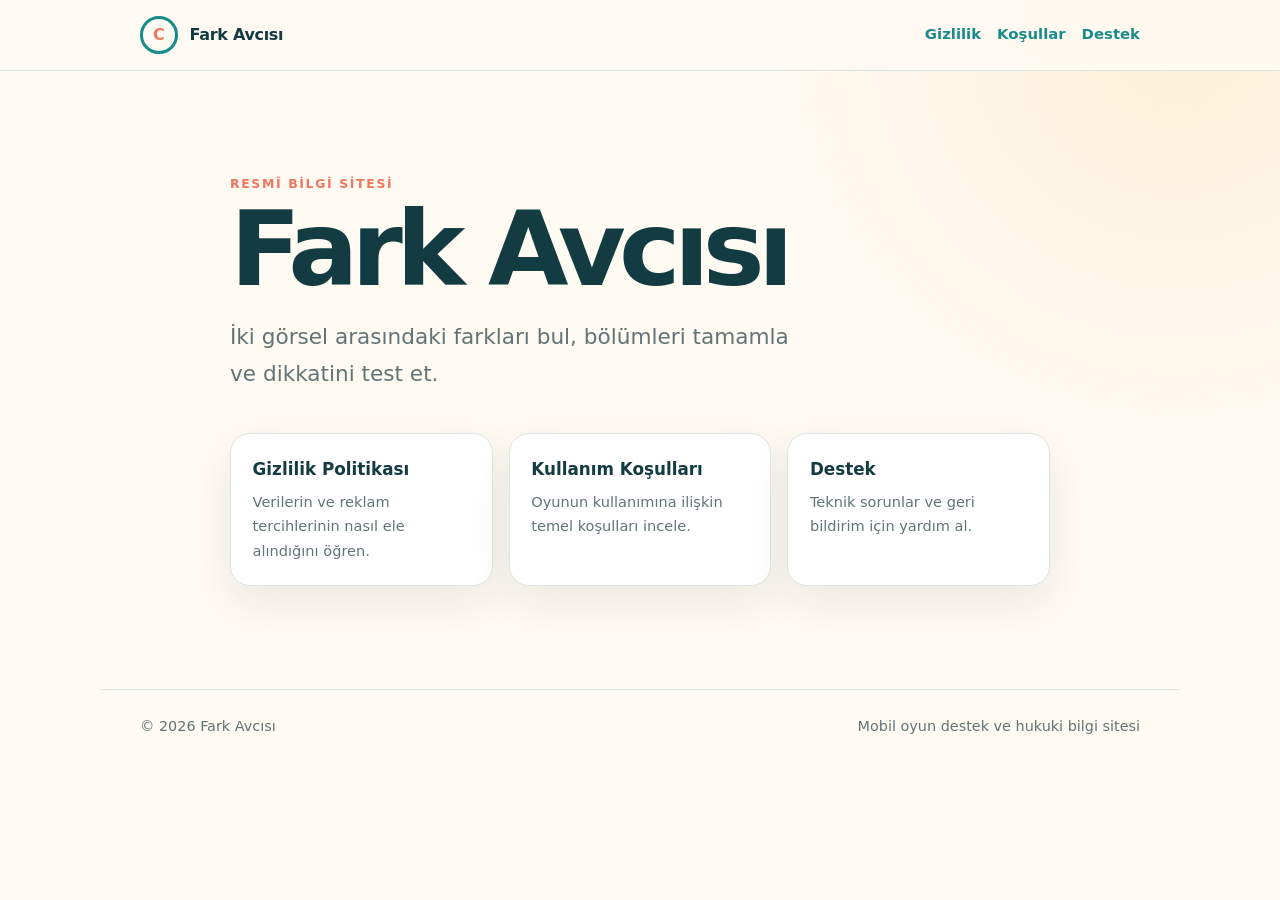
<file: index.html>
<!doctype html><html lang="tr"><head><meta charset="utf-8"><meta name="viewport" content="width=device-width,initial-scale=1"><title>Fark Avcısı</title><meta name="description" content="Fark Avcısı mobil oyununun resmi destek ve hukuki bilgi sitesi."><link rel="icon" type="image/svg+xml" href="data:image/svg+xml,%3Csvg xmlns=%22http://www.w3.org/2000/svg%22 viewBox=%220 0 64 64%22%3E%3Ccircle cx=%2227%22 cy=%2227%22 r=%2218%22 fill=%22%23fffaf2%22 stroke=%22%23188c8d%22 stroke-width=%227%22/%3E%3Cpath d=%22M40 40 57 57%22 stroke=%22%23ef765f%22 stroke-width=%228%22 stroke-linecap=%22round%22/%3E%3C/svg%3E"><link rel="stylesheet" href="./styles.css"></head><body><a class="skip" href="#icerik">İçeriğe geç</a><header class="site-header"><nav class="nav" aria-label="Ana navigasyon"><a class="brand" href="./"><span class="mark" aria-hidden="true">C</span>Fark Avcısı</a><div class="links"><a href="./privacy/">Gizlilik</a><a href="./terms/">Koşullar</a><a href="./support/">Destek</a></div></nav></header><main id="icerik" class="hero"><span class="eyebrow">Resmî bilgi sitesi</span><h1>Fark Avcısı</h1><p>İki görsel arasındaki farkları bul, bölümleri tamamla ve dikkatini test et.</p><div class="card-grid"><a class="card" href="./privacy/"><strong>Gizlilik Politikası</strong><span>Verilerin ve reklam tercihlerinin nasıl ele alındığını öğren.</span></a><a class="card" href="./terms/"><strong>Kullanım Koşulları</strong><span>Oyunun kullanımına ilişkin temel koşulları incele.</span></a><a class="card" href="./support/"><strong>Destek</strong><span>Teknik sorunlar ve geri bildirim için yardım al.</span></a></div></main><footer class="footer"><span>© 2026 Fark Avcısı</span><span>Mobil oyun destek ve hukuki bilgi sitesi</span></footer></body></html>
</file>
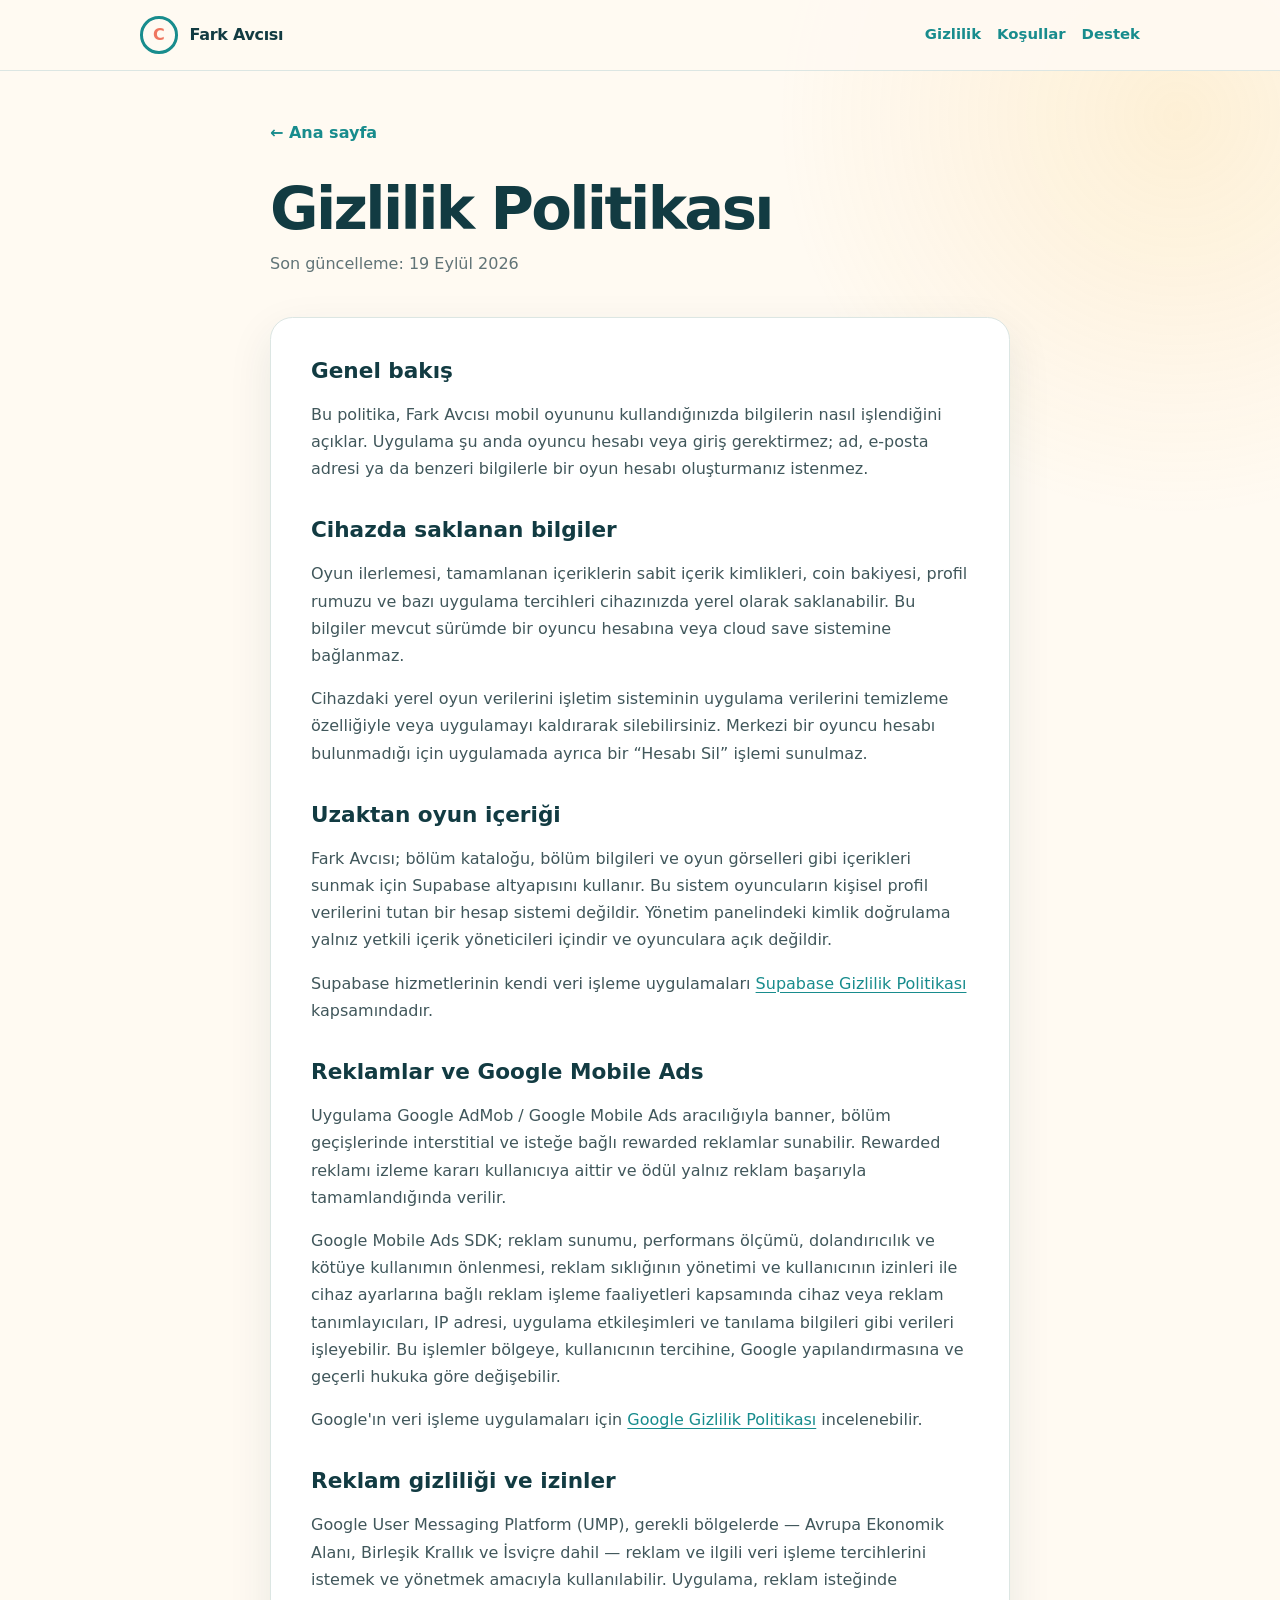
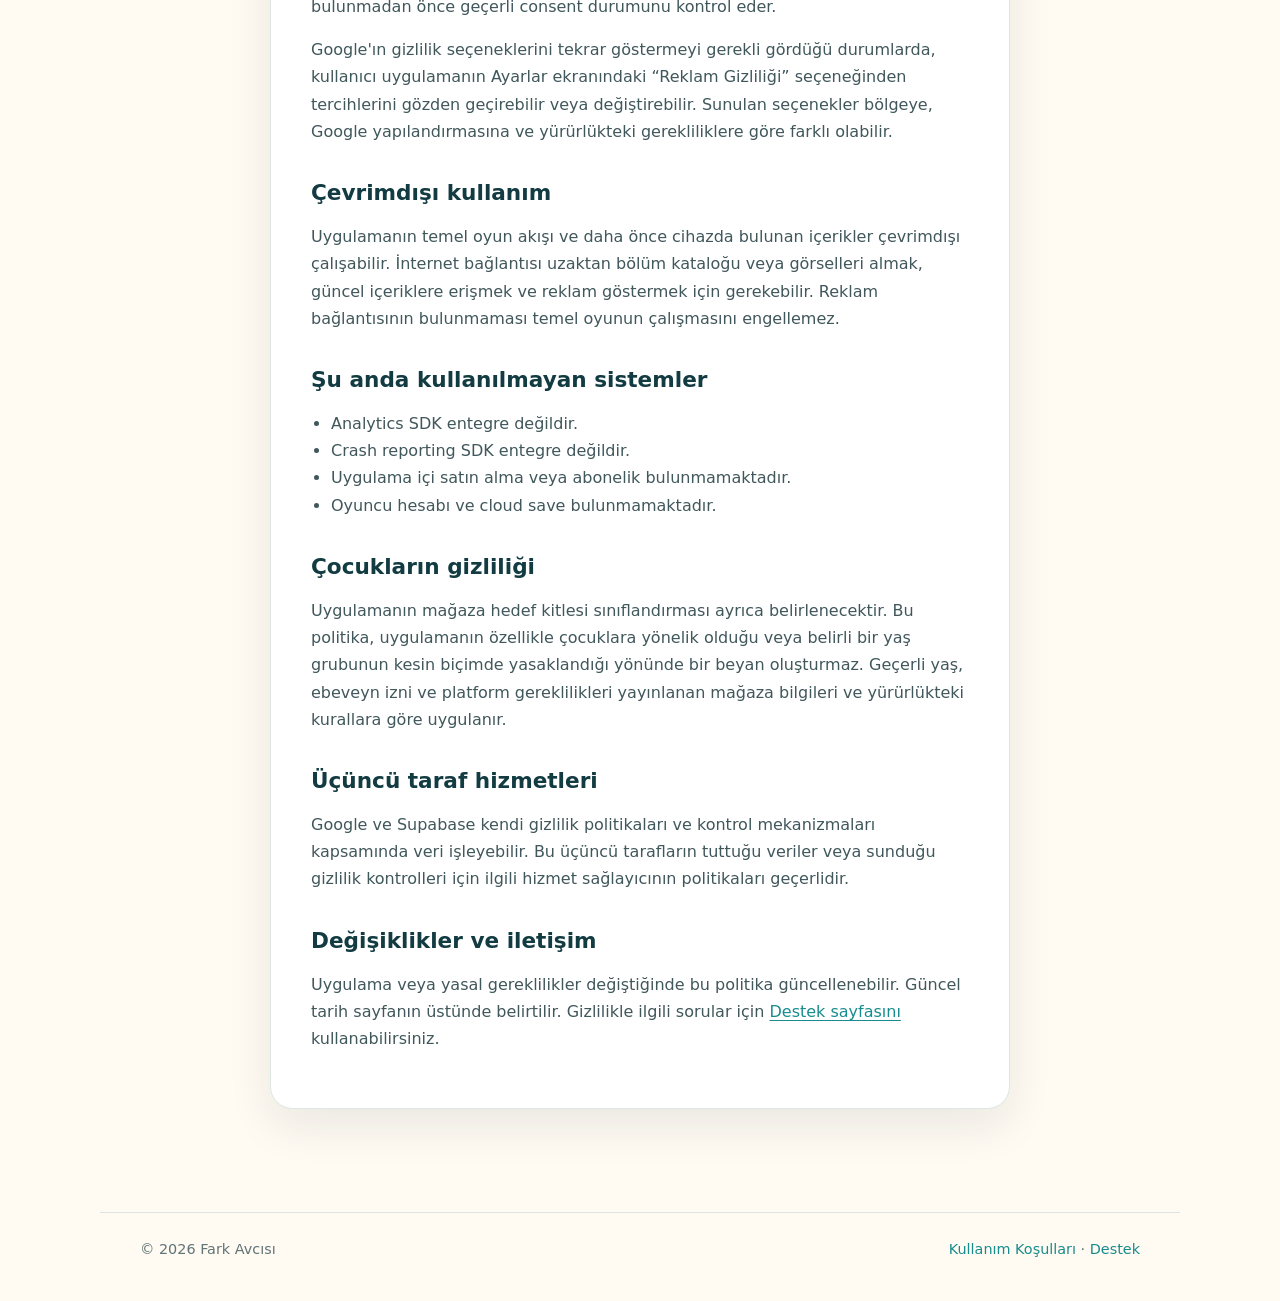
<file: privacy/index.html>
<!doctype html><html lang="tr"><head><meta charset="utf-8"><meta name="viewport" content="width=device-width,initial-scale=1"><title>Gizlilik Politikası · Fark Avcısı</title><meta name="description" content="Fark Avcısı Gizlilik Politikası"><link rel="icon" type="image/svg+xml" href="data:image/svg+xml,%3Csvg xmlns=%22http://www.w3.org/2000/svg%22 viewBox=%220 0 64 64%22%3E%3Ccircle cx=%2227%22 cy=%2227%22 r=%2218%22 fill=%22%23fffaf2%22 stroke=%22%23188c8d%22 stroke-width=%227%22/%3E%3Cpath d=%22M40 40 57 57%22 stroke=%22%23ef765f%22 stroke-width=%228%22 stroke-linecap=%22round%22/%3E%3C/svg%3E"><link rel="stylesheet" href="../styles.css"></head><body><a class="skip" href="#icerik">İçeriğe geç</a><header class="site-header"><nav class="nav" aria-label="Ana navigasyon"><a class="brand" href="../"><span class="mark" aria-hidden="true">C</span>Fark Avcısı</a><div class="links"><a aria-current="page" href="./">Gizlilik</a><a href="../terms/">Koşullar</a><a href="../support/">Destek</a></div></nav></header><main id="icerik" class="content"><a class="back" href="../">← Ana sayfa</a><h1>Gizlilik Politikası</h1><p class="updated">Son güncelleme: 19 Eylül 2026</p><article class="legal"><h2>Genel bakış</h2><p>Bu politika, Fark Avcısı mobil oyununu kullandığınızda bilgilerin nasıl işlendiğini açıklar. Uygulama şu anda oyuncu hesabı veya giriş gerektirmez; ad, e-posta adresi ya da benzeri bilgilerle bir oyun hesabı oluşturmanız istenmez.</p><h2>Cihazda saklanan bilgiler</h2><p>Oyun ilerlemesi, tamamlanan içeriklerin sabit içerik kimlikleri, coin bakiyesi, profil rumuzu ve bazı uygulama tercihleri cihazınızda yerel olarak saklanabilir. Bu bilgiler mevcut sürümde bir oyuncu hesabına veya cloud save sistemine bağlanmaz.</p><p>Cihazdaki yerel oyun verilerini işletim sisteminin uygulama verilerini temizleme özelliğiyle veya uygulamayı kaldırarak silebilirsiniz. Merkezi bir oyuncu hesabı bulunmadığı için uygulamada ayrıca bir “Hesabı Sil” işlemi sunulmaz.</p><h2>Uzaktan oyun içeriği</h2><p>Fark Avcısı; bölüm kataloğu, bölüm bilgileri ve oyun görselleri gibi içerikleri sunmak için Supabase altyapısını kullanır. Bu sistem oyuncuların kişisel profil verilerini tutan bir hesap sistemi değildir. Yönetim panelindeki kimlik doğrulama yalnız yetkili içerik yöneticileri içindir ve oyunculara açık değildir.</p><p>Supabase hizmetlerinin kendi veri işleme uygulamaları <a href="https://supabase.com/privacy" rel="noopener noreferrer">Supabase Gizlilik Politikası</a> kapsamındadır.</p><h2>Reklamlar ve Google Mobile Ads</h2><p>Uygulama Google AdMob / Google Mobile Ads aracılığıyla banner, bölüm geçişlerinde interstitial ve isteğe bağlı rewarded reklamlar sunabilir. Rewarded reklamı izleme kararı kullanıcıya aittir ve ödül yalnız reklam başarıyla tamamlandığında verilir.</p><p>Google Mobile Ads SDK; reklam sunumu, performans ölçümü, dolandırıcılık ve kötüye kullanımın önlenmesi, reklam sıklığının yönetimi ve kullanıcının izinleri ile cihaz ayarlarına bağlı reklam işleme faaliyetleri kapsamında cihaz veya reklam tanımlayıcıları, IP adresi, uygulama etkileşimleri ve tanılama bilgileri gibi verileri işleyebilir. Bu işlemler bölgeye, kullanıcının tercihine, Google yapılandırmasına ve geçerli hukuka göre değişebilir.</p><p>Google'ın veri işleme uygulamaları için <a href="https://policies.google.com/privacy" rel="noopener noreferrer">Google Gizlilik Politikası</a> incelenebilir.</p><h2>Reklam gizliliği ve izinler</h2><p>Google User Messaging Platform (UMP), gerekli bölgelerde — Avrupa Ekonomik Alanı, Birleşik Krallık ve İsviçre dahil — reklam ve ilgili veri işleme tercihlerini istemek ve yönetmek amacıyla kullanılabilir. Uygulama, reklam isteğinde bulunmadan önce geçerli consent durumunu kontrol eder.</p><p>Google'ın gizlilik seçeneklerini tekrar göstermeyi gerekli gördüğü durumlarda, kullanıcı uygulamanın Ayarlar ekranındaki “Reklam Gizliliği” seçeneğinden tercihlerini gözden geçirebilir veya değiştirebilir. Sunulan seçenekler bölgeye, Google yapılandırmasına ve yürürlükteki gerekliliklere göre farklı olabilir.</p><h2>Çevrimdışı kullanım</h2><p>Uygulamanın temel oyun akışı ve daha önce cihazda bulunan içerikler çevrimdışı çalışabilir. İnternet bağlantısı uzaktan bölüm kataloğu veya görselleri almak, güncel içeriklere erişmek ve reklam göstermek için gerekebilir. Reklam bağlantısının bulunmaması temel oyunun çalışmasını engellemez.</p><h2>Şu anda kullanılmayan sistemler</h2><ul><li>Analytics SDK entegre değildir.</li><li>Crash reporting SDK entegre değildir.</li><li>Uygulama içi satın alma veya abonelik bulunmamaktadır.</li><li>Oyuncu hesabı ve cloud save bulunmamaktadır.</li></ul><h2>Çocukların gizliliği</h2><p>Uygulamanın mağaza hedef kitlesi sınıflandırması ayrıca belirlenecektir. Bu politika, uygulamanın özellikle çocuklara yönelik olduğu veya belirli bir yaş grubunun kesin biçimde yasaklandığı yönünde bir beyan oluşturmaz. Geçerli yaş, ebeveyn izni ve platform gereklilikleri yayınlanan mağaza bilgileri ve yürürlükteki kurallara göre uygulanır.</p><h2>Üçüncü taraf hizmetleri</h2><p>Google ve Supabase kendi gizlilik politikaları ve kontrol mekanizmaları kapsamında veri işleyebilir. Bu üçüncü tarafların tuttuğu veriler veya sunduğu gizlilik kontrolleri için ilgili hizmet sağlayıcının politikaları geçerlidir.</p><h2>Değişiklikler ve iletişim</h2><p>Uygulama veya yasal gereklilikler değiştiğinde bu politika güncellenebilir. Güncel tarih sayfanın üstünde belirtilir. Gizlilikle ilgili sorular için <a href="../support/">Destek sayfasını</a> kullanabilirsiniz.</p></article></main><footer class="footer"><span>© 2026 Fark Avcısı</span><span><a href="../terms/">Kullanım Koşulları</a> · <a href="../support/">Destek</a></span></footer></body></html>
</file>
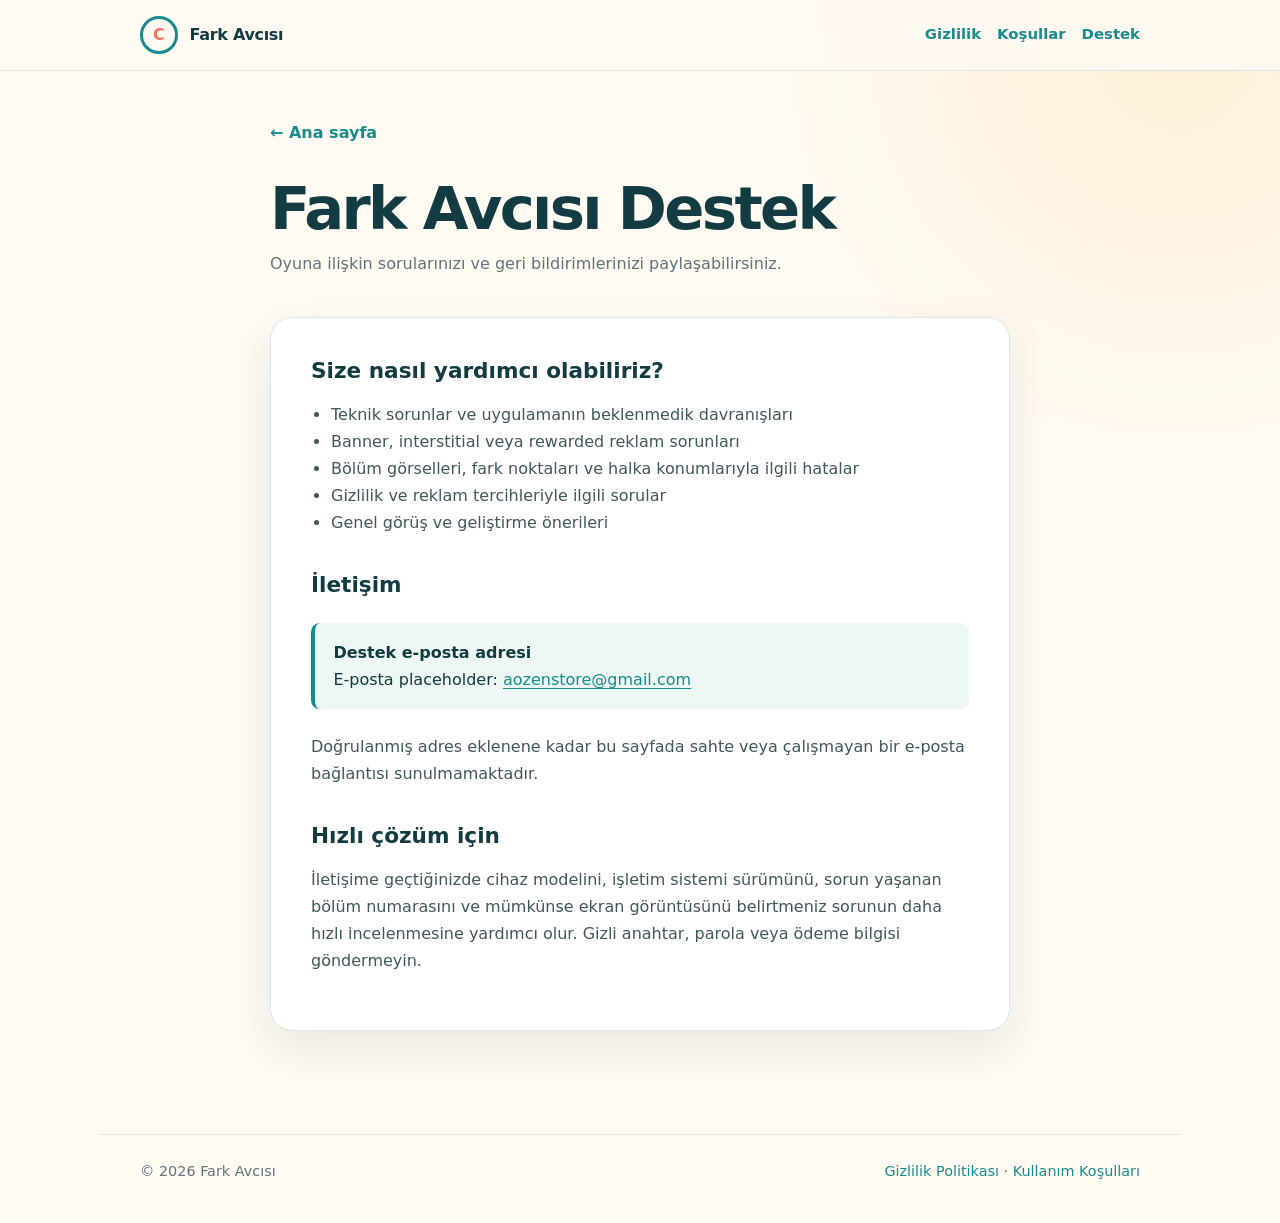
<file: support/index.html>
<!doctype html><html lang="tr"><head><meta charset="utf-8"><meta name="viewport" content="width=device-width,initial-scale=1"><title>Destek · Fark Avcısı</title><meta name="description" content="Fark Avcısı destek ve iletişim bilgileri"><link rel="icon" type="image/svg+xml" href="data:image/svg+xml,%3Csvg xmlns=%22http://www.w3.org/2000/svg%22 viewBox=%220 0 64 64%22%3E%3Ccircle cx=%2227%22 cy=%2227%22 r=%2218%22 fill=%22%23fffaf2%22 stroke=%22%23188c8d%22 stroke-width=%227%22/%3E%3Cpath d=%22M40 40 57 57%22 stroke=%22%23ef765f%22 stroke-width=%228%22 stroke-linecap=%22round%22/%3E%3C/svg%3E"><link rel="stylesheet" href="../styles.css"></head><body><a class="skip" href="#icerik">İçeriğe geç</a><header class="site-header"><nav class="nav" aria-label="Ana navigasyon"><a class="brand" href="../"><span class="mark" aria-hidden="true">C</span>Fark Avcısı</a><div class="links"><a href="../privacy/">Gizlilik</a><a href="../terms/">Koşullar</a><a aria-current="page" href="./">Destek</a></div></nav></header><main id="icerik" class="content"><a class="back" href="../">← Ana sayfa</a><h1>Fark Avcısı Destek</h1><p class="updated">Oyuna ilişkin sorularınızı ve geri bildirimlerinizi paylaşabilirsiniz.</p><article class="legal"><h2>Size nasıl yardımcı olabiliriz?</h2><ul><li>Teknik sorunlar ve uygulamanın beklenmedik davranışları</li><li>Banner, interstitial veya rewarded reklam sorunları</li><li>Bölüm görselleri, fark noktaları ve halka konumlarıyla ilgili hatalar</li><li>Gizlilik ve reklam tercihleriyle ilgili sorular</li><li>Genel görüş ve geliştirme önerileri</li></ul><h2>İletişim</h2><div class="notice"><strong>Destek e-posta adresi</strong><br>E-posta placeholder: <a href="mailto:aozenstore@gmail.com">aozenstore@gmail.com</a></div><p>Doğrulanmış adres eklenene kadar bu sayfada sahte veya çalışmayan bir e-posta bağlantısı sunulmamaktadır.</p><h2>Hızlı çözüm için</h2><p>İletişime geçtiğinizde cihaz modelini, işletim sistemi sürümünü, sorun yaşanan bölüm numarasını ve mümkünse ekran görüntüsünü belirtmeniz sorunun daha hızlı incelenmesine yardımcı olur. Gizli anahtar, parola veya ödeme bilgisi göndermeyin.</p></article></main><footer class="footer"><span>© 2026 Fark Avcısı</span><span><a href="../privacy/">Gizlilik Politikası</a> · <a href="../terms/">Kullanım Koşulları</a></span></footer></body></html>
</file>
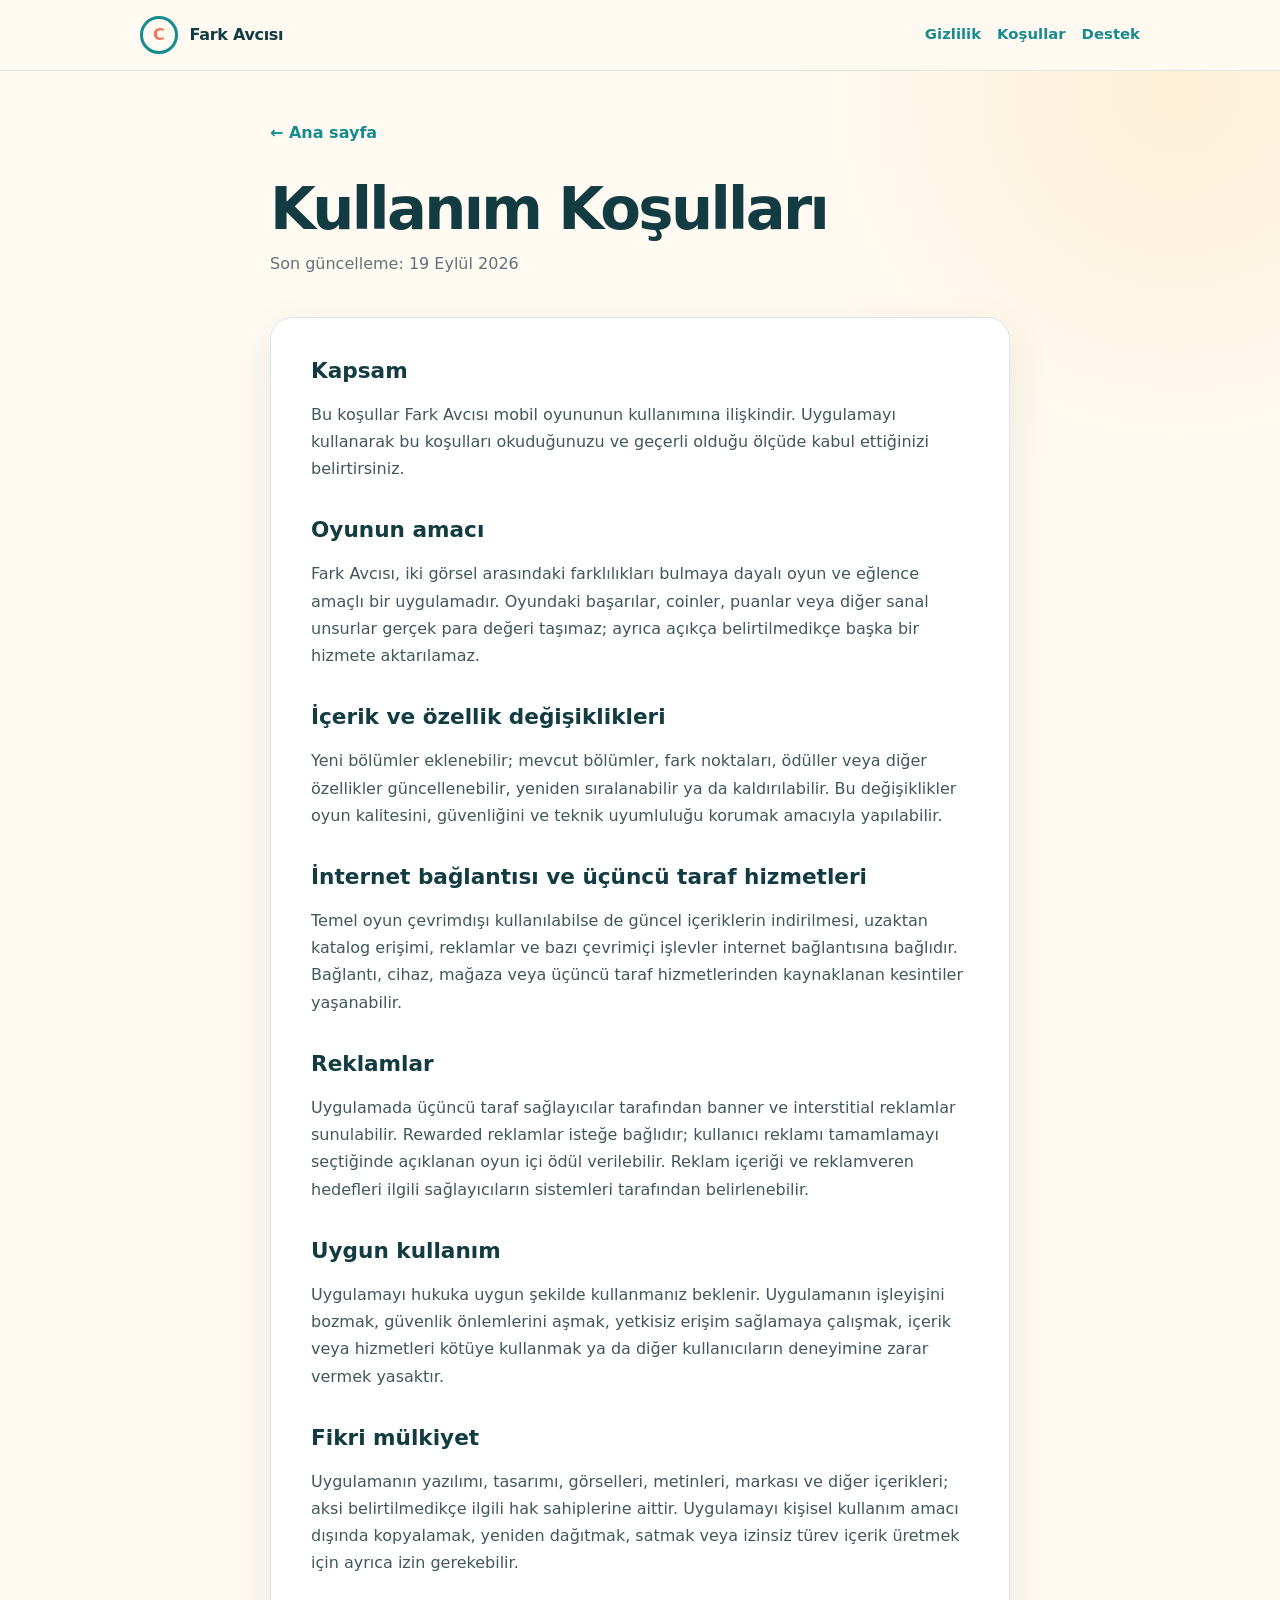
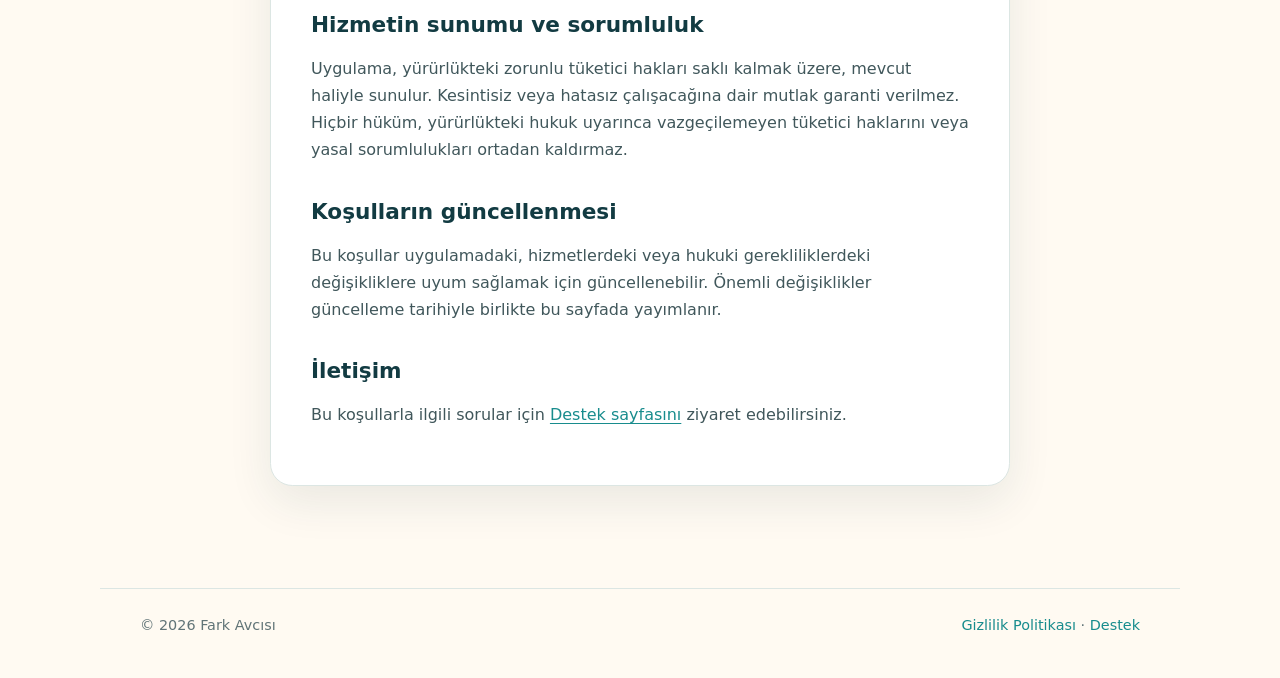
<file: terms/index.html>
<!doctype html><html lang="tr"><head><meta charset="utf-8"><meta name="viewport" content="width=device-width,initial-scale=1"><title>Kullanım Koşulları · Fark Avcısı</title><meta name="description" content="Fark Avcısı Kullanım Koşulları"><link rel="icon" type="image/svg+xml" href="data:image/svg+xml,%3Csvg xmlns=%22http://www.w3.org/2000/svg%22 viewBox=%220 0 64 64%22%3E%3Ccircle cx=%2227%22 cy=%2227%22 r=%2218%22 fill=%22%23fffaf2%22 stroke=%22%23188c8d%22 stroke-width=%227%22/%3E%3Cpath d=%22M40 40 57 57%22 stroke=%22%23ef765f%22 stroke-width=%228%22 stroke-linecap=%22round%22/%3E%3C/svg%3E"><link rel="stylesheet" href="../styles.css"></head><body><a class="skip" href="#icerik">İçeriğe geç</a><header class="site-header"><nav class="nav" aria-label="Ana navigasyon"><a class="brand" href="../"><span class="mark" aria-hidden="true">C</span>Fark Avcısı</a><div class="links"><a href="../privacy/">Gizlilik</a><a aria-current="page" href="./">Koşullar</a><a href="../support/">Destek</a></div></nav></header><main id="icerik" class="content"><a class="back" href="../">← Ana sayfa</a><h1>Kullanım Koşulları</h1><p class="updated">Son güncelleme: 19 Eylül 2026</p><article class="legal"><h2>Kapsam</h2><p>Bu koşullar Fark Avcısı mobil oyununun kullanımına ilişkindir. Uygulamayı kullanarak bu koşulları okuduğunuzu ve geçerli olduğu ölçüde kabul ettiğinizi belirtirsiniz.</p><h2>Oyunun amacı</h2><p>Fark Avcısı, iki görsel arasındaki farklılıkları bulmaya dayalı oyun ve eğlence amaçlı bir uygulamadır. Oyundaki başarılar, coinler, puanlar veya diğer sanal unsurlar gerçek para değeri taşımaz; ayrıca açıkça belirtilmedikçe başka bir hizmete aktarılamaz.</p><h2>İçerik ve özellik değişiklikleri</h2><p>Yeni bölümler eklenebilir; mevcut bölümler, fark noktaları, ödüller veya diğer özellikler güncellenebilir, yeniden sıralanabilir ya da kaldırılabilir. Bu değişiklikler oyun kalitesini, güvenliğini ve teknik uyumluluğu korumak amacıyla yapılabilir.</p><h2>İnternet bağlantısı ve üçüncü taraf hizmetleri</h2><p>Temel oyun çevrimdışı kullanılabilse de güncel içeriklerin indirilmesi, uzaktan katalog erişimi, reklamlar ve bazı çevrimiçi işlevler internet bağlantısına bağlıdır. Bağlantı, cihaz, mağaza veya üçüncü taraf hizmetlerinden kaynaklanan kesintiler yaşanabilir.</p><h2>Reklamlar</h2><p>Uygulamada üçüncü taraf sağlayıcılar tarafından banner ve interstitial reklamlar sunulabilir. Rewarded reklamlar isteğe bağlıdır; kullanıcı reklamı tamamlamayı seçtiğinde açıklanan oyun içi ödül verilebilir. Reklam içeriği ve reklamveren hedefleri ilgili sağlayıcıların sistemleri tarafından belirlenebilir.</p><h2>Uygun kullanım</h2><p>Uygulamayı hukuka uygun şekilde kullanmanız beklenir. Uygulamanın işleyişini bozmak, güvenlik önlemlerini aşmak, yetkisiz erişim sağlamaya çalışmak, içerik veya hizmetleri kötüye kullanmak ya da diğer kullanıcıların deneyimine zarar vermek yasaktır.</p><h2>Fikri mülkiyet</h2><p>Uygulamanın yazılımı, tasarımı, görselleri, metinleri, markası ve diğer içerikleri; aksi belirtilmedikçe ilgili hak sahiplerine aittir. Uygulamayı kişisel kullanım amacı dışında kopyalamak, yeniden dağıtmak, satmak veya izinsiz türev içerik üretmek için ayrıca izin gerekebilir.</p><h2>Hizmetin sunumu ve sorumluluk</h2><p>Uygulama, yürürlükteki zorunlu tüketici hakları saklı kalmak üzere, mevcut haliyle sunulur. Kesintisiz veya hatasız çalışacağına dair mutlak garanti verilmez. Hiçbir hüküm, yürürlükteki hukuk uyarınca vazgeçilemeyen tüketici haklarını veya yasal sorumlulukları ortadan kaldırmaz.</p><h2>Koşulların güncellenmesi</h2><p>Bu koşullar uygulamadaki, hizmetlerdeki veya hukuki gerekliliklerdeki değişikliklere uyum sağlamak için güncellenebilir. Önemli değişiklikler güncelleme tarihiyle birlikte bu sayfada yayımlanır.</p><h2>İletişim</h2><p>Bu koşullarla ilgili sorular için <a href="../support/">Destek sayfasını</a> ziyaret edebilirsiniz.</p></article></main><footer class="footer"><span>© 2026 Fark Avcısı</span><span><a href="../privacy/">Gizlilik Politikası</a> · <a href="../support/">Destek</a></span></footer></body></html>
</file>
<file: styles.css>
:root{--ink:#123b42;--muted:#617477;--paper:#fffaf2;--card:#fff;--line:#dce6e3;--accent:#ef765f;--teal:#188c8d;--gold:#f5b942;--shadow:0 16px 45px rgba(18,59,66,.09);font-family:Inter,ui-sans-serif,system-ui,-apple-system,BlinkMacSystemFont,"Segoe UI",sans-serif;color:var(--ink);background:var(--paper);font-synthesis:none}*{box-sizing:border-box}html{scroll-behavior:smooth}body{margin:0;min-width:280px;background:radial-gradient(circle at 92% 4%,rgba(245,185,66,.16),transparent 25rem),var(--paper);font-size:16px;line-height:1.7}a{color:var(--teal);text-underline-offset:.2em}a:hover{color:var(--accent)}.site-header{border-bottom:1px solid var(--line);background:rgba(255,250,242,.92)}.nav{max-width:1080px;margin:auto;padding:1rem clamp(1rem,4vw,2.5rem);display:flex;align-items:center;justify-content:space-between;gap:1rem}.brand{display:flex;align-items:center;gap:.75rem;color:var(--ink);font-weight:850;text-decoration:none;letter-spacing:-.02em}.mark{width:2.35rem;height:2.35rem;border:3px solid var(--teal);border-radius:50%;display:grid;place-items:center;color:var(--accent);font-weight:900;box-shadow:inset 0 0 0 5px var(--paper)}.links{display:flex;flex-wrap:wrap;gap:.45rem 1rem}.links a{text-decoration:none;font-weight:650;font-size:.93rem}.hero,.content{max-width:900px;margin:auto;padding:clamp(3rem,8vw,7rem) clamp(1rem,4vw,2.5rem)}.hero{min-height:64vh;display:grid;align-content:center}.eyebrow{color:var(--accent);font-weight:800;letter-spacing:.13em;text-transform:uppercase;font-size:.78rem}.hero h1{font-size:clamp(3.1rem,10vw,6.5rem);line-height:.92;letter-spacing:-.065em;margin:.5rem 0 1.35rem;max-width:10ch}.hero p{font-size:clamp(1.1rem,2.5vw,1.35rem);color:var(--muted);max-width:36rem;margin:0}.card-grid{display:grid;grid-template-columns:repeat(3,1fr);gap:1rem;margin-top:2.5rem}.card{display:block;background:var(--card);border:1px solid var(--line);border-radius:1.25rem;padding:1.35rem;text-decoration:none;color:var(--ink);box-shadow:var(--shadow);transition:transform .18s ease,border-color .18s ease}.card:hover{transform:translateY(-3px);border-color:var(--teal);color:var(--ink)}.card strong{display:block;font-size:1.05rem}.card span{display:block;color:var(--muted);font-size:.91rem;margin-top:.35rem}.content{padding-top:3rem;max-width:820px}.back{display:inline-flex;align-items:center;gap:.45rem;text-decoration:none;font-weight:700;margin-bottom:2rem}.content h1{font-size:clamp(2.2rem,6vw,3.7rem);line-height:1.05;letter-spacing:-.045em;margin:0 0 .6rem}.updated{color:var(--muted);margin:0 0 2.5rem}.legal{background:var(--card);border:1px solid var(--line);border-radius:1.4rem;padding:clamp(1.25rem,4vw,2.5rem);box-shadow:var(--shadow)}.legal h2{font-size:1.35rem;line-height:1.25;margin:2.2rem 0 .6rem}.legal h2:first-child{margin-top:0}.legal p,.legal li{color:#40575b}.legal ul{padding-left:1.25rem}.notice{background:#edf7f4;border-left:4px solid var(--teal);border-radius:.55rem;padding:1rem 1.15rem;margin:1.5rem 0}.placeholder{display:inline-block;padding:.2rem .5rem;border-radius:.35rem;background:#f1f3f2;color:#536367;font-family:ui-monospace,SFMono-Regular,Consolas,monospace;font-size:.9rem}.footer{max-width:1080px;margin:auto;border-top:1px solid var(--line);padding:1.5rem clamp(1rem,4vw,2.5rem) 2.5rem;display:flex;justify-content:space-between;gap:1rem;color:var(--muted);font-size:.9rem}.footer a{text-decoration:none}.skip{position:absolute;left:-9999px}.skip:focus{left:1rem;top:1rem;background:#fff;padding:.7rem;z-index:10}@media(max-width:700px){.nav{align-items:flex-start;flex-direction:column}.links{gap:.45rem .8rem}.hero{min-height:auto;padding-top:4rem}.card-grid{grid-template-columns:1fr}.footer{flex-direction:column}.legal{border-radius:1rem}}@media(prefers-reduced-motion:reduce){*{scroll-behavior:auto!important;transition:none!important}}
</file>
